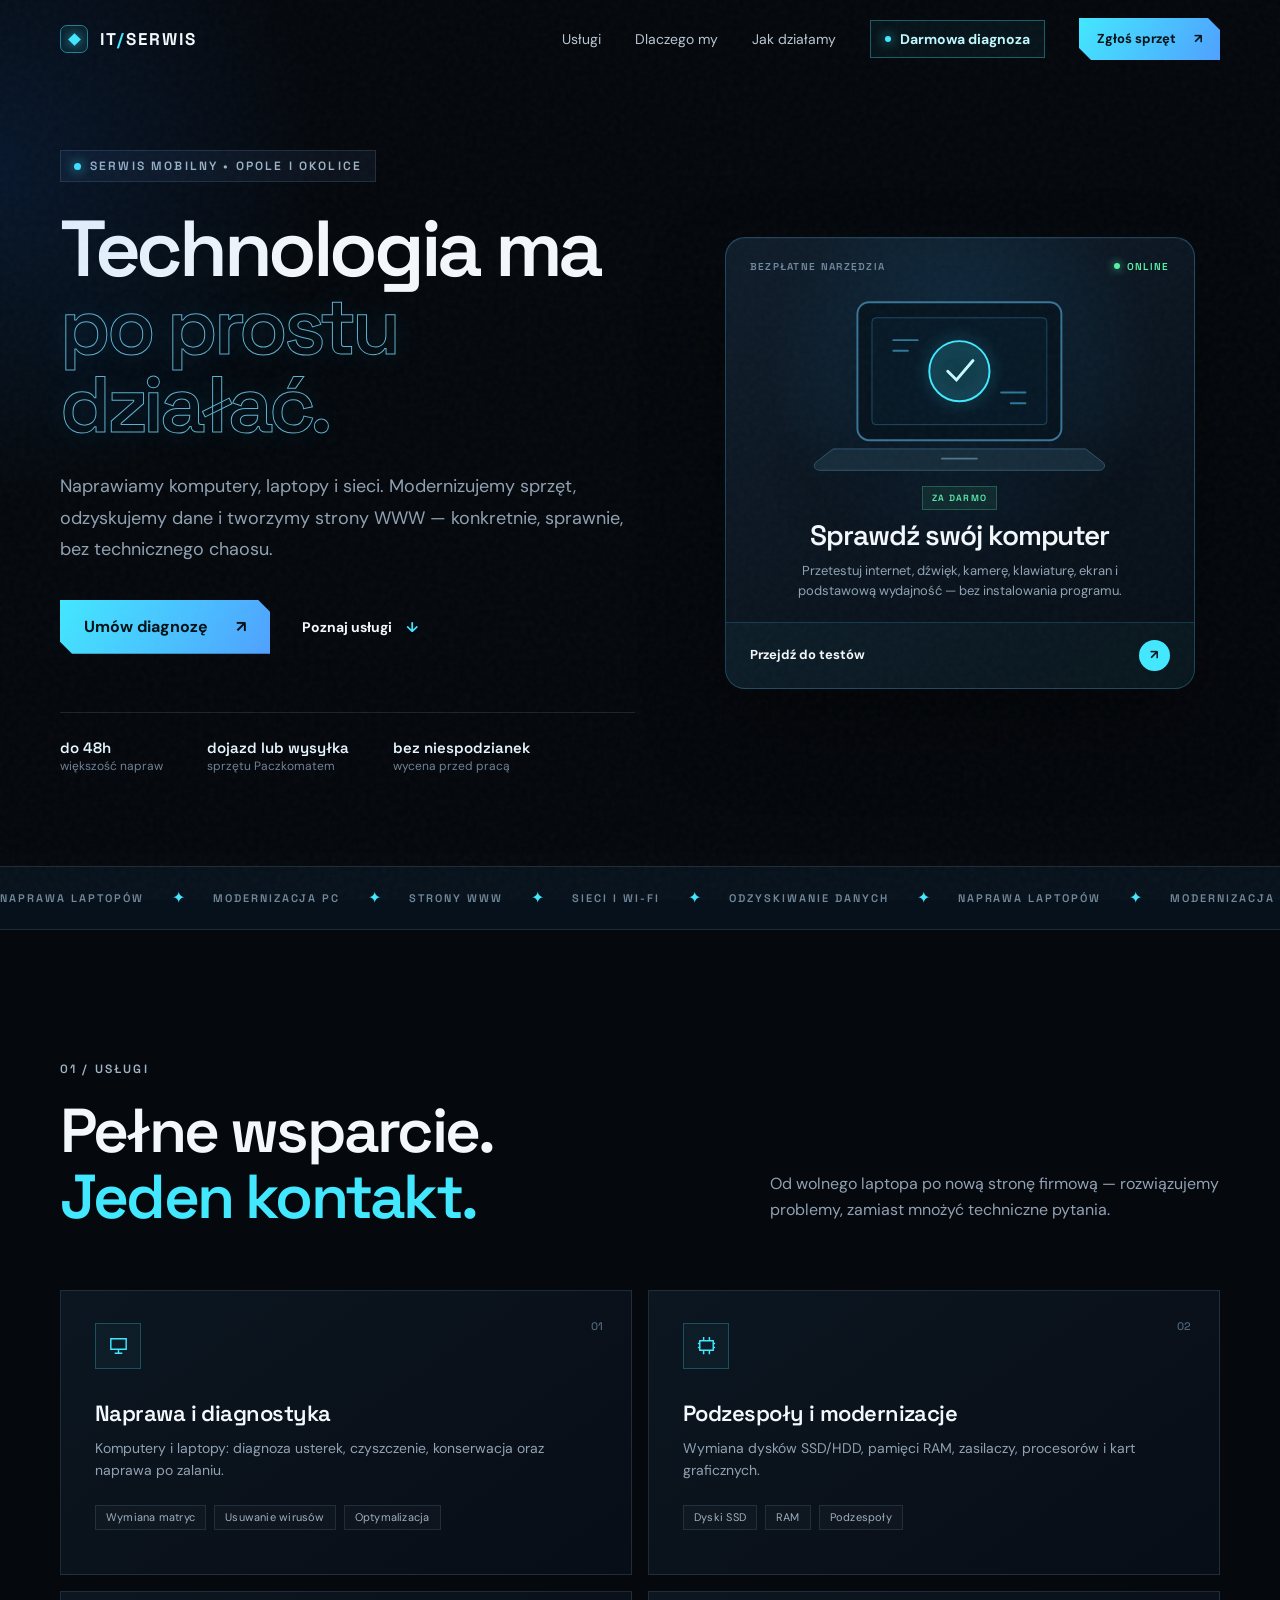
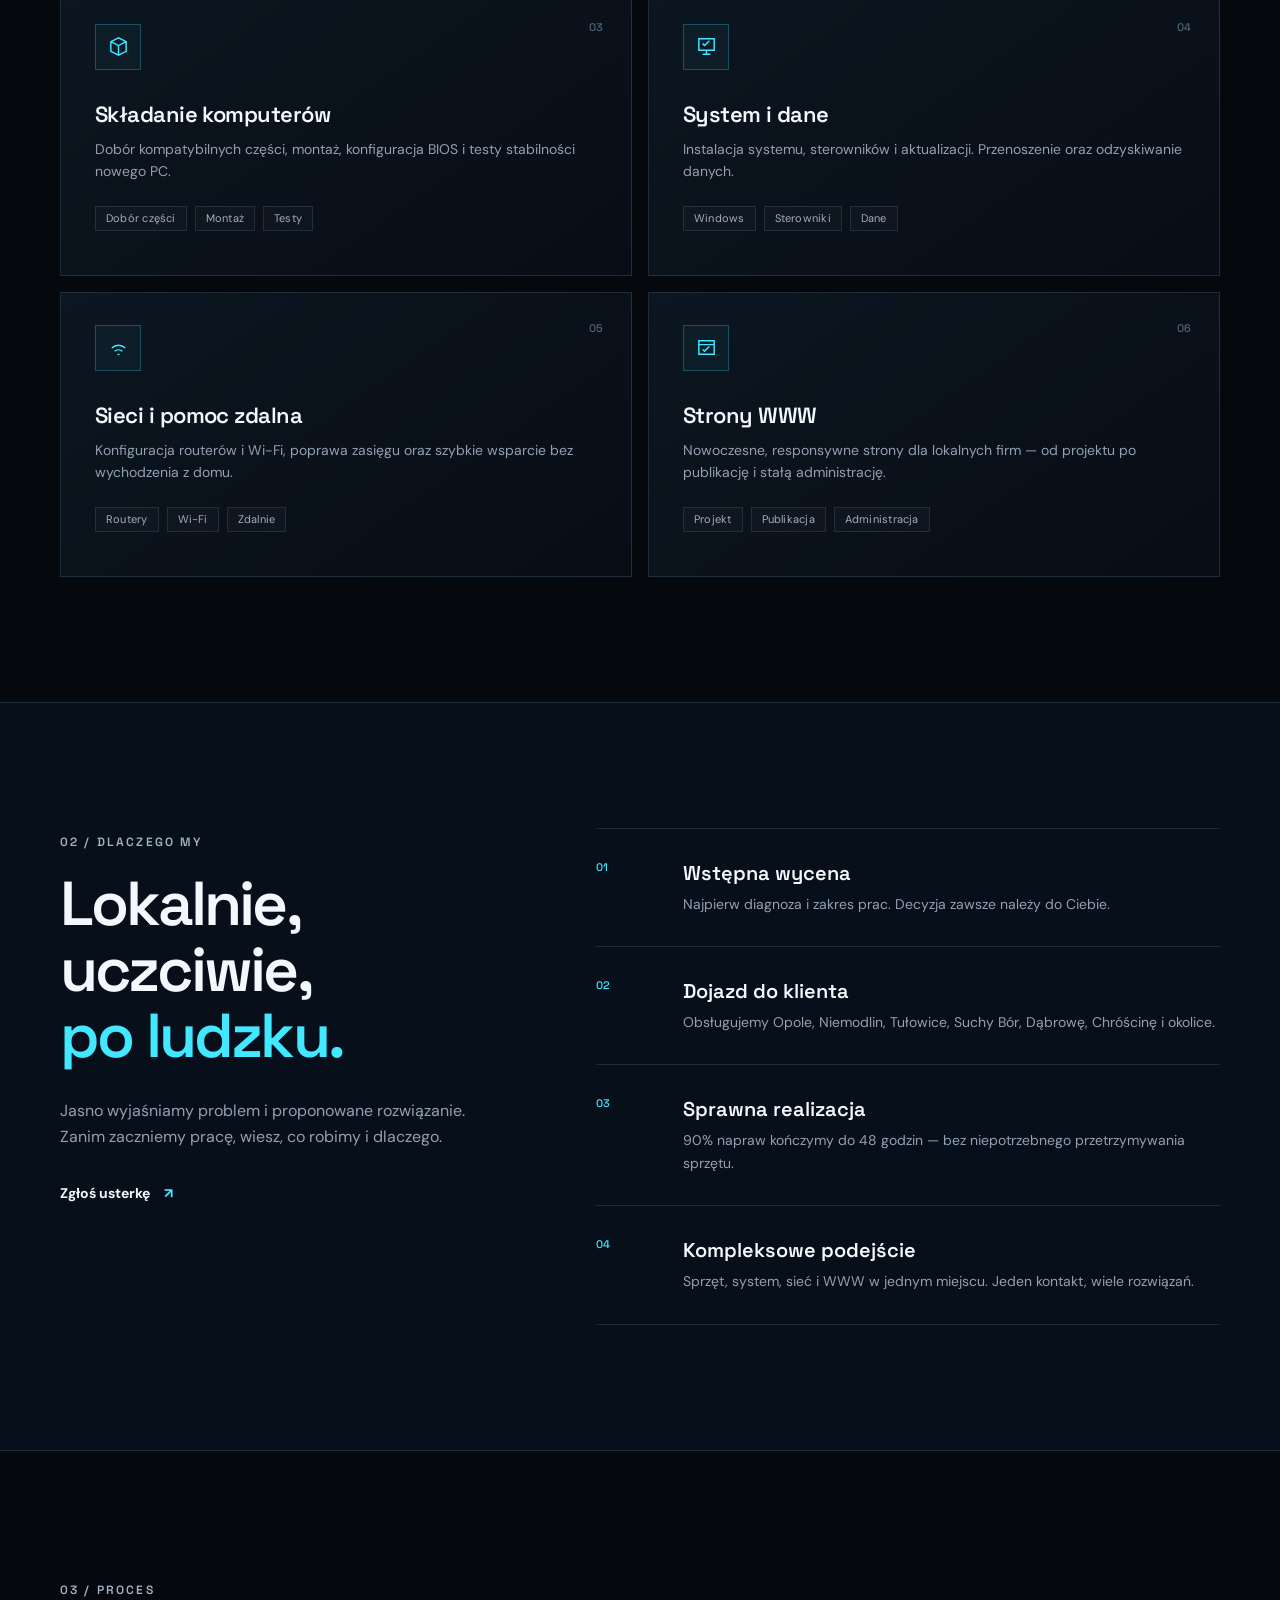
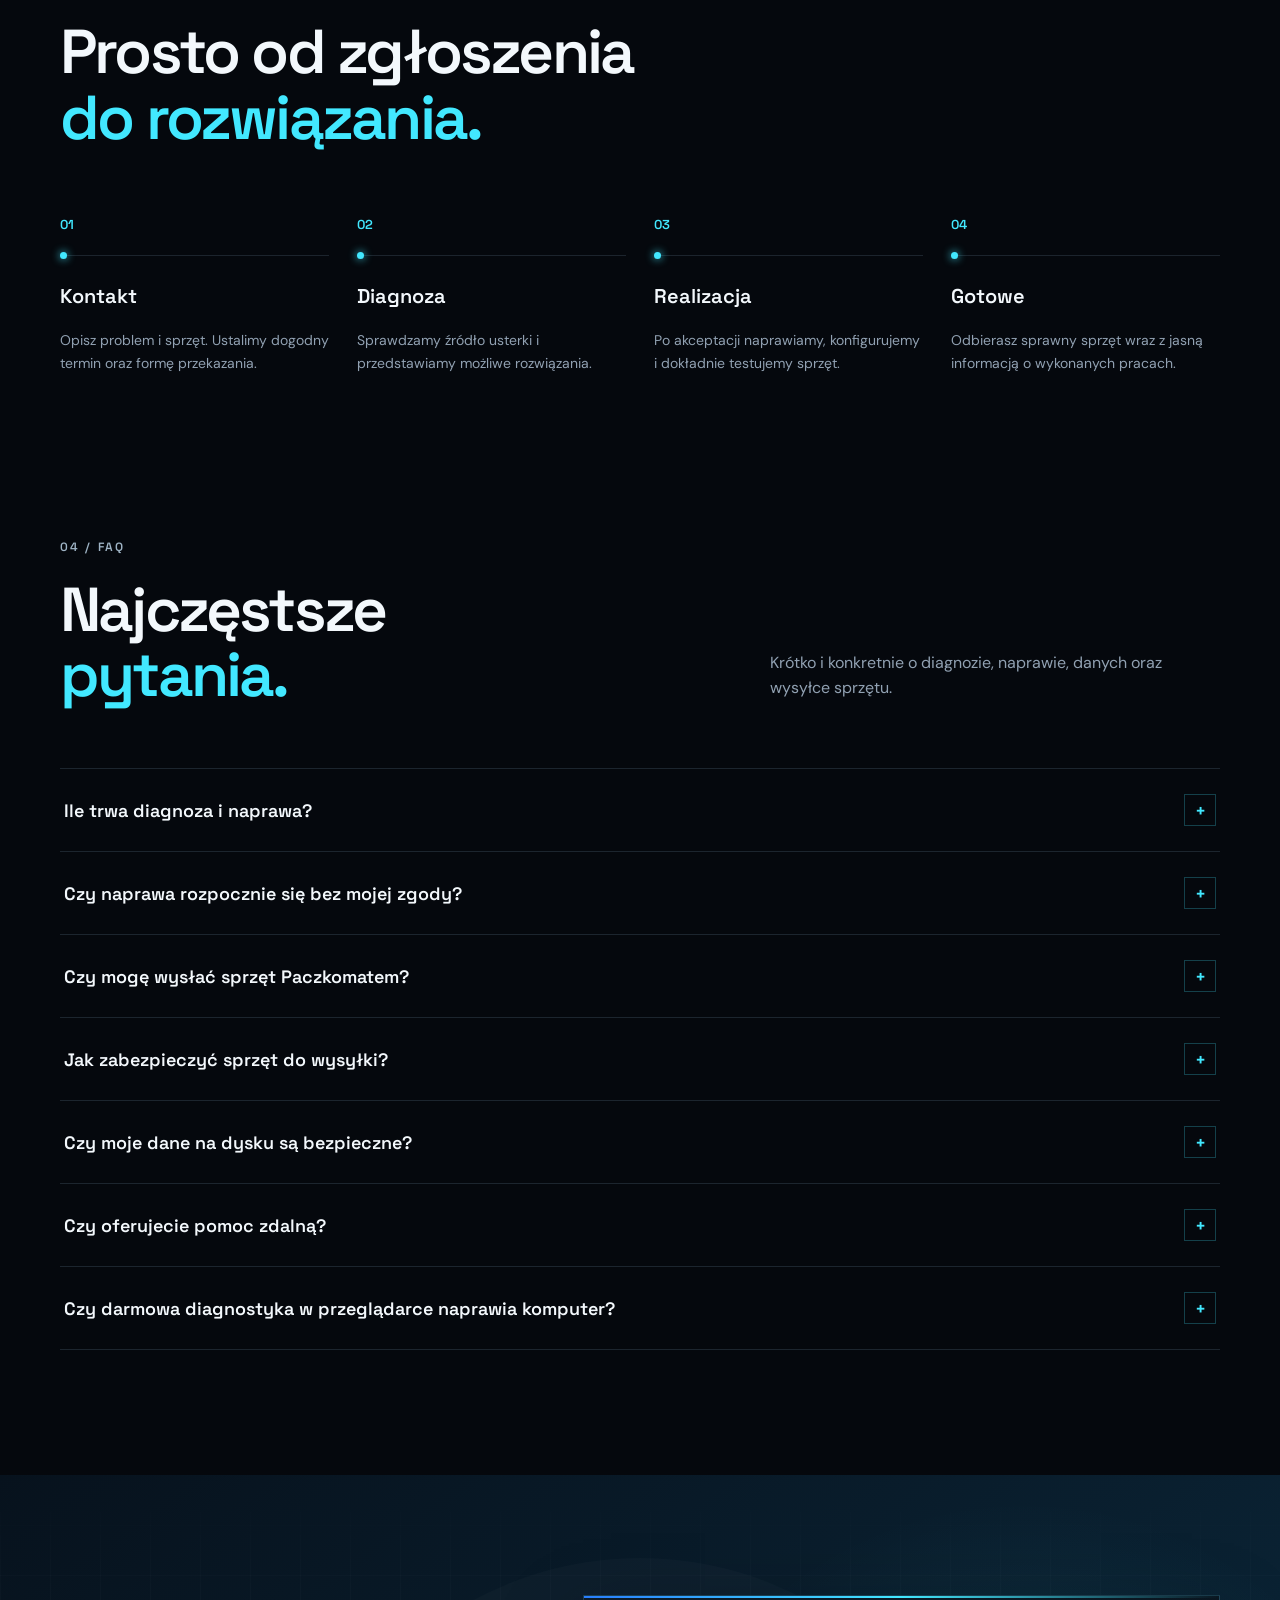
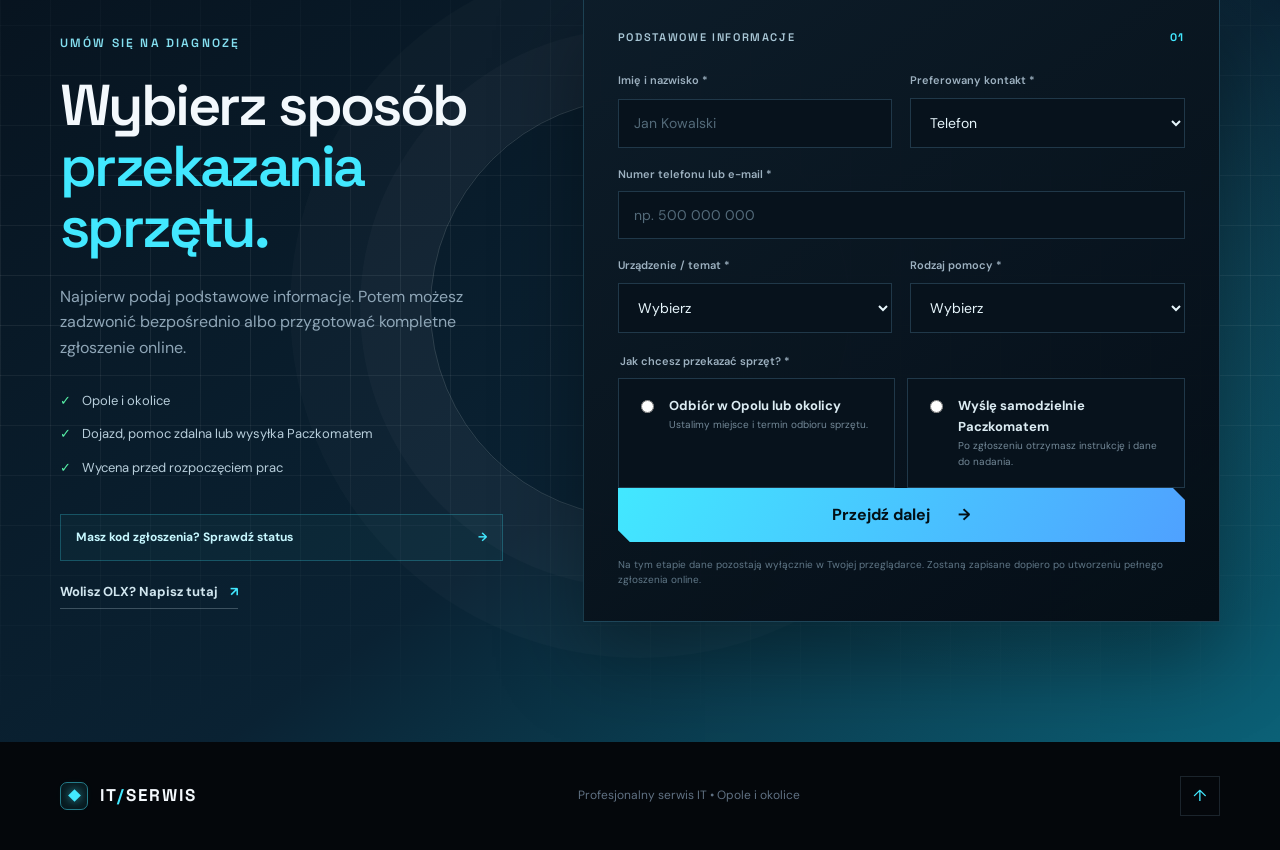
<file: index.html>
<!doctype html>
<html lang="pl">
<head>
  <meta charset="UTF-8">
  <meta name="viewport" content="width=device-width, initial-scale=1.0">
  <meta name="description" content="Lokalny serwis komputerowy w Opolu i okolicach. Naprawa komputerów i laptopów, modernizacje, sieci, strony WWW i pomoc zdalna.">
  <meta name="theme-color" content="#05080d">
  <title>IT Serwis Opole — naprawa komputerów i wsparcie IT</title>
  <link rel="preconnect" href="https://fonts.googleapis.com">
  <link rel="preconnect" href="https://fonts.gstatic.com" crossorigin>
  <link href="https://fonts.googleapis.com/css2?family=DM+Sans:wght@400;500;600;700&family=Space+Grotesk:wght@500;600;700&display=swap" rel="stylesheet">
  <link rel="stylesheet" href="styles.css?v=20260819-6">
</head>
<body>
  <div class="noise" aria-hidden="true"></div>
  <canvas class="matrix-rain" id="matrix-rain" aria-hidden="true"></canvas>
  <header class="site-header" id="top">
    <nav class="nav container" aria-label="Główna nawigacja">
      <a class="brand" href="#top" aria-label="IT Serwis Opole — strona główna">
        <span class="brand-mark"><span></span></span>
        <span>IT<span class="accent">/</span>SERWIS</span>
      </a>
      <button class="menu-toggle" type="button" aria-expanded="false" aria-controls="nav-links" aria-label="Otwórz menu">
        <span></span><span></span>
      </button>
      <div class="nav-links" id="nav-links">
        <a href="#uslugi">Usługi</a>
        <a href="#dlaczego">Dlaczego my</a>
        <a href="#jak-dzialamy">Jak działamy</a>
        <a class="nav-diagnostics" href="diagnostyka.html"><span class="status-dot"></span>Darmowa diagnoza</a>
        <a class="button button-small" href="#kontakt">Zgłoś sprzęt <span>↗</span></a>
      </div>
    </nav>
  </header>

  <main>
    <section class="hero container">
      <div class="hero-copy reveal">
        <div class="eyebrow"><span class="status-dot"></span> Serwis mobilny • Opole i okolice</div>
        <h1>Technologia ma<br><span>po prostu działać.</span></h1>
        <p class="hero-lead">Naprawiamy komputery, laptopy i sieci. Modernizujemy sprzęt, odzyskujemy dane i tworzymy strony WWW — konkretnie, sprawnie, bez technicznego chaosu.</p>
        <div class="hero-actions">
          <a class="button" href="#kontakt">Umów diagnozę <span>↗</span></a>
          <a class="text-link" href="#uslugi">Poznaj usługi <span>↓</span></a>
        </div>
        <div class="trust-row" aria-label="Najważniejsze informacje">
          <div><strong>do 48h</strong><span>większość napraw</span></div>
          <div><strong>dojazd lub wysyłka</strong><span>sprzętu Paczkomatem</span></div>
          <div><strong>bez niespodzianek</strong><span>wycena przed pracą</span></div>
        </div>
      </div>

      <div class="hero-visual reveal" aria-label="Bezpłatna diagnostyka komputera">
        <div class="visual-glow"></div>
        <a class="diagnostic-cta" href="diagnostyka.html">
          <div class="diagnostic-top"><span>BEZPŁATNE NARZĘDZIA</span><span class="online"><i></i> ONLINE</span></div>
          <div class="laptop-icon" aria-hidden="true">
            <svg viewBox="0 0 320 220">
              <rect x="55" y="26" width="210" height="142" rx="12" class="laptop-frame"/>
              <rect x="70" y="42" width="180" height="110" rx="4" class="laptop-screen"/>
              <path d="M30 177h260l18 14c3 3 1 8-4 8H16c-5 0-7-5-4-8z" class="laptop-base"/>
              <path d="M142 187h36" class="laptop-detail"/>
              <circle cx="160" cy="97" r="31" class="test-circle"/>
              <path d="m148 97 9 9 17-20" class="test-check"/>
              <path d="M92 65h25M92 76h15M203 119h25M213 130h15" class="screen-lines"/>
            </svg>
          </div>
          <div class="diagnostic-copy">
            <span class="free-badge">ZA DARMO</span>
            <h2>Sprawdź swój komputer</h2>
            <p>Przetestuj internet, dźwięk, kamerę, klawiaturę, ekran i podstawową wydajność — bez instalowania programu.</p>
          </div>
          <div class="diagnostic-action"><span>Przejdź do testów</span><strong>↗</strong></div>
        </a>
      </div>
    </section>

    <section class="marquee" aria-label="Zakres usług">
      <div class="marquee-track">
        <span>NAPRAWA LAPTOPÓW</span><i>✦</i><span>MODERNIZACJA PC</span><i>✦</i><span>STRONY WWW</span><i>✦</i><span>SIECI I WI-FI</span><i>✦</i><span>ODZYSKIWANIE DANYCH</span><i>✦</i>
        <span>NAPRAWA LAPTOPÓW</span><i>✦</i><span>MODERNIZACJA PC</span><i>✦</i><span>STRONY WWW</span><i>✦</i><span>SIECI I WI-FI</span><i>✦</i><span>ODZYSKIWANIE DANYCH</span><i>✦</i>
      </div>
    </section>

    <section class="section container" id="uslugi">
      <div class="section-heading reveal">
        <div><span class="kicker">01 / USŁUGI</span><h2>Pełne wsparcie.<br><span>Jeden kontakt.</span></h2></div>
        <p>Od wolnego laptopa po nową stronę firmową — rozwiązujemy problemy, zamiast mnożyć techniczne pytania.</p>
      </div>
      <div class="services-grid">
        <article class="service-card reveal">
          <div class="icon-wrap"><svg viewBox="0 0 24 24"><path d="M4 5h16v11H4zM8 20h8M12 16v4"/></svg></div>
          <span class="service-no">01</span><h3>Naprawa i diagnostyka</h3>
          <p>Komputery i laptopy: diagnoza usterek, czyszczenie, konserwacja oraz naprawa po zalaniu.</p>
          <div class="service-tags"><span>Wymiana matryc</span><span>Usuwanie wirusów</span><span>Optymalizacja</span></div>
        </article>
        <article class="service-card reveal">
          <div class="icon-wrap"><svg viewBox="0 0 24 24"><path d="M5 7h14v10H5zM9 3v4m6-4v4M9 17v4m6-4v4M3 10h2m14 0h2M3 14h2m14 0h2"/></svg></div>
          <span class="service-no">02</span><h3>Podzespoły i modernizacje</h3>
          <p>Wymiana dysków SSD/HDD, pamięci RAM, zasilaczy, procesorów i kart graficznych.</p>
          <div class="service-tags"><span>Dyski SSD</span><span>RAM</span><span>Podzespoły</span></div>
        </article>
        <article class="service-card reveal">
          <div class="icon-wrap"><svg viewBox="0 0 24 24"><path d="M12 3 4 7v10l8 4 8-4V7zM4 7l8 4 8-4M12 11v10"/></svg></div>
          <span class="service-no">03</span><h3>Składanie komputerów</h3>
          <p>Dobór kompatybilnych części, montaż, konfiguracja BIOS i testy stabilności nowego PC.</p>
          <div class="service-tags"><span>Dobór części</span><span>Montaż</span><span>Testy</span></div>
        </article>
        <article class="service-card reveal">
          <div class="icon-wrap"><svg viewBox="0 0 24 24"><path d="M4 4h16v12H4zM8 20h8M12 16v4M8 9l2 2 5-5"/></svg></div>
          <span class="service-no">04</span><h3>System i dane</h3>
          <p>Instalacja systemu, sterowników i aktualizacji. Przenoszenie oraz odzyskiwanie danych.</p>
          <div class="service-tags"><span>Windows</span><span>Sterowniki</span><span>Dane</span></div>
        </article>
        <article class="service-card reveal">
          <div class="icon-wrap"><svg viewBox="0 0 24 24"><path d="M5 12.5a10 10 0 0 1 14 0M8 16a6 6 0 0 1 8 0M11 19.5a2 2 0 0 1 2 0"/></svg></div>
          <span class="service-no">05</span><h3>Sieci i pomoc zdalna</h3>
          <p>Konfiguracja routerów i Wi-Fi, poprawa zasięgu oraz szybkie wsparcie bez wychodzenia z domu.</p>
          <div class="service-tags"><span>Routery</span><span>Wi-Fi</span><span>Zdalnie</span></div>
        </article>
        <article class="service-card reveal">
          <div class="icon-wrap"><svg viewBox="0 0 24 24"><path d="M4 5h16v14H4zM4 9h16M7 7h.01M10 7h.01M8 14l2 2 5-5"/></svg></div>
          <span class="service-no">06</span><h3>Strony WWW</h3>
          <p>Nowoczesne, responsywne strony dla lokalnych firm — od projektu po publikację i stałą administrację.</p>
          <div class="service-tags"><span>Projekt</span><span>Publikacja</span><span>Administracja</span></div>
        </article>
      </div>
    </section>

    <section class="section section-dark" id="dlaczego">
      <div class="container split-layout">
        <div class="why-copy reveal">
          <span class="kicker">02 / DLACZEGO MY</span>
          <h2>Lokalnie, uczciwie,<br><span>po ludzku.</span></h2>
          <p>Jasno wyjaśniamy problem i proponowane rozwiązanie. Zanim zaczniemy pracę, wiesz, co robimy i dlaczego.</p>
          <a class="text-link" href="#kontakt">Zgłoś usterkę <span>↗</span></a>
        </div>
        <div class="benefits">
          <div class="benefit reveal"><span>01</span><div><h3>Wstępna wycena</h3><p>Najpierw diagnoza i zakres prac. Decyzja zawsze należy do Ciebie.</p></div></div>
          <div class="benefit reveal"><span>02</span><div><h3>Dojazd do klienta</h3><p>Obsługujemy Opole, Niemodlin, Tułowice, Suchy Bór, Dąbrowę, Chróścinę i okolice.</p></div></div>
          <div class="benefit reveal"><span>03</span><div><h3>Sprawna realizacja</h3><p>90% napraw kończymy do 48 godzin — bez niepotrzebnego przetrzymywania sprzętu.</p></div></div>
          <div class="benefit reveal"><span>04</span><div><h3>Kompleksowe podejście</h3><p>Sprzęt, system, sieć i WWW w jednym miejscu. Jeden kontakt, wiele rozwiązań.</p></div></div>
        </div>
      </div>
    </section>

    <section class="section container" id="jak-dzialamy">
      <div class="section-heading reveal">
        <div><span class="kicker">03 / PROCES</span><h2>Prosto od zgłoszenia<br><span>do rozwiązania.</span></h2></div>
      </div>
      <div class="process-grid">
        <article class="process-step reveal"><span>01</span><div class="process-line"></div><h3>Kontakt</h3><p>Opisz problem i sprzęt. Ustalimy dogodny termin oraz formę przekazania.</p></article>
        <article class="process-step reveal"><span>02</span><div class="process-line"></div><h3>Diagnoza</h3><p>Sprawdzamy źródło usterki i przedstawiamy możliwe rozwiązania.</p></article>
        <article class="process-step reveal"><span>03</span><div class="process-line"></div><h3>Realizacja</h3><p>Po akceptacji naprawiamy, konfigurujemy i dokładnie testujemy sprzęt.</p></article>
        <article class="process-step reveal"><span>04</span><div class="process-line"></div><h3>Gotowe</h3><p>Odbierasz sprawny sprzęt wraz z jasną informacją o wykonanych pracach.</p></article>
      </div>
    </section>

    <section class="section container faq-section" id="faq">
      <div class="section-heading reveal">
        <div><span class="kicker">04 / FAQ</span><h2>Najczęstsze<br><span>pytania.</span></h2></div>
        <p>Krótko i konkretnie o diagnozie, naprawie, danych oraz wysyłce sprzętu.</p>
      </div>
      <div class="faq-list">
        <details class="faq-item reveal"><summary>Ile trwa diagnoza i naprawa?<span>+</span></summary><p>Większość diagnoz i prostych napraw realizujemy do 48 godzin. Przy oczekiwaniu na części termin ustalamy indywidualnie.</p></details>
        <details class="faq-item reveal"><summary>Czy naprawa rozpocznie się bez mojej zgody?<span>+</span></summary><p>Nie. Po diagnozie przedstawiamy zakres prac i ustalenia. Naprawę rozpoczynamy dopiero po Twojej akceptacji.</p></details>
        <details class="faq-item reveal"><summary>Czy mogę wysłać sprzęt Paczkomatem?<span>+</span></summary><p>Tak, po wcześniejszym zgłoszeniu w kreatorze wysyłki. Sprzęt nadajesz na własny koszt, a sposób i koszt przesyłki zwrotnej ustalamy przed naprawą.</p></details>
        <details class="faq-item reveal"><summary>Jak zabezpieczyć sprzęt do wysyłki?<span>+</span></summary><p>Użyj sztywnego kartonu, zabezpiecz urządzenie folią bąbelkową i wypełnij wszystkie wolne przestrzenie. Kreator pokaże pełną instrukcję.</p></details>
        <details class="faq-item reveal"><summary>Czy moje dane na dysku są bezpieczne?<span>+</span></summary><p>Nie przeglądamy prywatnych plików bez potrzeby. Jeśli naprawa może wymagać kasowania danych lub reinstalacji systemu, zawsze informujemy o tym wcześniej.</p></details>
        <details class="faq-item reveal"><summary>Czy oferujecie pomoc zdalną?<span>+</span></summary><p>Tak, gdy problem dotyczy systemu, konfiguracji lub oprogramowania i komputer uruchamia się oraz ma dostęp do internetu.</p></details>
        <details class="faq-item reveal"><summary>Czy darmowa diagnostyka w przeglądarce naprawia komputer?<span>+</span></summary><p>Nie. Pomaga sprawdzić podstawowe elementy i zebrać informacje o problemie, ale nie zastępuje pełnej diagnozy sprzętowej w serwisie.</p></details>
      </div>
    </section>

    <section class="contact-section" id="kontakt">
      <div class="contact-orb" aria-hidden="true"></div>
      <div class="container contact-layout">
        <div class="contact-inner reveal">
          <span class="kicker">UMÓW SIĘ NA DIAGNOZĘ</span>
          <h2>Wybierz sposób<br><span>przekazania sprzętu.</span></h2>
          <p>Najpierw podaj podstawowe informacje. Potem możesz zadzwonić bezpośrednio albo przygotować kompletne zgłoszenie online.</p>
          <div class="contact-points">
            <span><i>✓</i> Opole i okolice</span>
            <span><i>✓</i> Dojazd, pomoc zdalna lub wysyłka Paczkomatem</span>
            <span><i>✓</i> Wycena przed rozpoczęciem prac</span>
          </div>
          <a class="status-shortcut" href="wysylka.html#sprawdz-status">Masz kod zgłoszenia? Sprawdź status <span>→</span></a>
          <a class="olx-link" href="https://www.olx.pl/d/oferta/szybka-naprawa-komputerow-opole-i-okolice-i-nie-tylko-CID4371-ID16UwCh.html?bs=olx_pro_listing" target="_blank" rel="noopener noreferrer">Wolisz OLX? Napisz tutaj <span>↗</span></a>
        </div>

        <form class="service-form reveal" id="service-form" novalidate>
          <div class="form-heading"><span>PODSTAWOWE INFORMACJE</span><strong>01</strong></div>
          <div class="form-grid">
            <label class="field"><span>Imię i nazwisko *</span><input type="text" name="name" autocomplete="name" minlength="2" maxlength="80" required placeholder="Jan Kowalski"></label>
            <label class="field"><span>Preferowany kontakt *</span><select name="contactType" required><option value="telefon">Telefon</option><option value="email">E-mail</option></select></label>
            <label class="field form-wide"><span>Numer telefonu lub e-mail *</span><input type="text" name="contact" autocomplete="tel" minlength="5" maxlength="160" required placeholder="np. 500 000 000"></label>
            <label class="field"><span>Urządzenie / temat *</span><select name="device" required><option value="">Wybierz</option><option>Laptop</option><option>Komputer stacjonarny</option><option>Monitor</option><option>Konsola</option><option>Sieć / Wi-Fi</option><option>Strona WWW</option><option>Inne</option></select></label>
            <label class="field"><span>Rodzaj pomocy *</span><select name="serviceType" required><option value="">Wybierz</option><option>Diagnoza lub naprawa</option><option>Czyszczenie i konserwacja</option><option>Modernizacja sprzętu</option><option>System lub dane</option><option>Sieć i Wi-Fi</option><option>Pomoc zdalna</option><option>Strona WWW</option><option>Inne</option></select></label>
            <fieldset class="delivery-choice form-wide"><legend>Jak chcesz przekazać sprzęt? *</legend><label><input type="radio" name="deliveryMethod" value="odbior" required><span><b>Odbiór w Opolu lub okolicy</b><small>Ustalimy miejsce i termin odbioru sprzętu.</small></span></label><label><input type="radio" name="deliveryMethod" value="paczkomat" required><span><b>Wyślę samodzielnie Paczkomatem</b><small>Po zgłoszeniu otrzymasz instrukcję i dane do nadania.</small></span></label></fieldset>
          </div>
          <label class="form-trap" aria-hidden="true">Firma<input type="text" name="company" tabindex="-1" autocomplete="off"></label>
          <button class="button form-submit" type="submit"><span class="submit-label">Przejdź dalej</span><span class="submit-arrow">→</span></button>
          <div class="form-message" id="form-message" role="status" aria-live="polite"></div>
          <div class="continuation-choice" id="continuation-choice" hidden><span class="kicker">JAK CHCESZ KONTYNUOWAĆ?</span><a class="phone-choice" href="tel:+48797118603"><b>Zadzwoń: 797 118 603</b><small>Ustalimy wszystko podczas rozmowy</small></a><a class="online-choice button" href="wysylka.html">Utwórz pełne zgłoszenie online <span>↗</span></a></div>
          <p class="form-privacy">Na tym etapie dane pozostają wyłącznie w Twojej przeglądarce. Zostaną zapisane dopiero po utworzeniu pełnego zgłoszenia online.</p>
        </form>
      </div>
    </section>
  </main>

  <footer>
    <div class="container footer-inner">
      <a class="brand" href="#top"><span class="brand-mark"><span></span></span><span>IT<span class="accent">/</span>SERWIS</span></a>
      <p>Profesjonalny serwis IT • Opole i okolice</p>
      <a href="#top" class="back-top" aria-label="Wróć na górę">↑</a>
    </div>
  </footer>
  <script src="script.js?v=20260819-6"></script>
  <script type="module" src="firebase-form.js?v=20260819-3"></script>
</body>
</html>
</file>
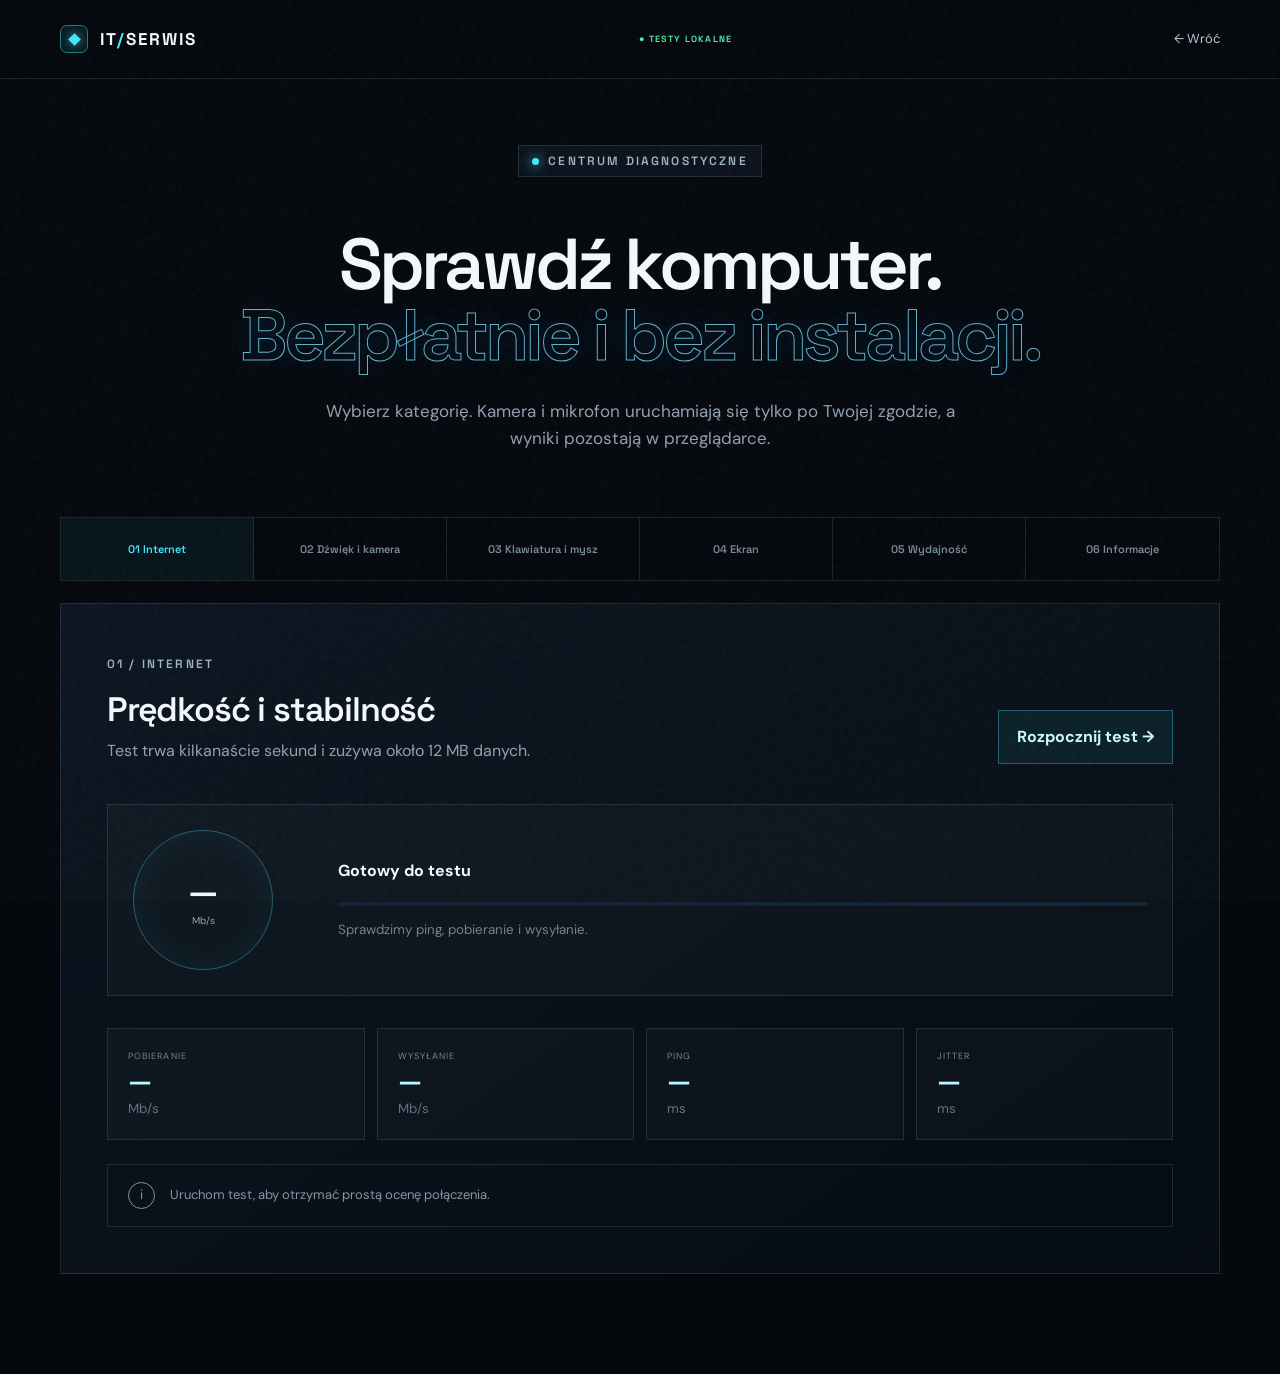
<file: diagnostyka.html>
<!doctype html><html lang="pl"><head><meta charset="UTF-8"><meta name="viewport" content="width=device-width,initial-scale=1"><meta name="theme-color" content="#05080d"><title>Diagnostyka komputera — IT Serwis</title><link rel="preconnect" href="https://fonts.googleapis.com"><link rel="preconnect" href="https://fonts.gstatic.com" crossorigin><link href="https://fonts.googleapis.com/css2?family=DM+Sans:wght@400;500;600;700&family=Space+Grotesk:wght@500;600;700&display=swap" rel="stylesheet"><link rel="stylesheet" href="styles.css?v=20260818-4"></head>
<body class="diagnostics-page"><div class="noise"></div><header class="site-header scrolled"><nav class="nav container"><a class="brand" href="index.html"><span class="brand-mark"><span></span></span><span>IT<span class="accent">/</span>SERWIS</span></a><span class="diag-safe">● TESTY LOKALNE</span><a class="back-home" href="index.html">← Wróć</a></nav></header>
<main class="diagnostics-main container"><section class="diagnostics-intro reveal visible"><div class="eyebrow"><span class="status-dot"></span> Centrum diagnostyczne</div><h1>Sprawdź komputer.<br><span>Bezpłatnie i bez instalacji.</span></h1><p>Wybierz kategorię. Kamera i mikrofon uruchamiają się tylko po Twojej zgodzie, a wyniki pozostają w przeglądarce.</p></section>
<nav class="test-tabs"><button class="active" data-target="internet">01 Internet</button><button data-target="audio">02 Dźwięk i kamera</button><button data-target="controls">03 Klawiatura i mysz</button><button data-target="screen">04 Ekran</button><button data-target="performance">05 Wydajność</button><button data-target="device">06 Informacje</button></nav>
<div class="test-panels">
<section class="test-panel active" id="internet"><div class="panel-heading"><div><span class="kicker">01 / INTERNET</span><h2>Prędkość i stabilność</h2><p>Test trwa kilkanaście sekund i zużywa około 12 MB danych.</p></div><button class="diag-button" id="start-network">Rozpocznij test →</button></div><div class="network-meter"><div class="meter-ring"><strong id="speed-live">—</strong><span>Mb/s</span></div><div><strong id="network-stage">Gotowy do testu</strong><div class="test-progress"><i id="network-progress"></i></div><small id="network-detail">Sprawdzimy ping, pobieranie i wysyłanie.</small></div></div><div class="result-grid four"><div class="result-card"><span>POBIERANIE</span><strong id="download-result">—</strong><small>Mb/s</small></div><div class="result-card"><span>WYSYŁANIE</span><strong id="upload-result">—</strong><small>Mb/s</small></div><div class="result-card"><span>PING</span><strong id="ping-result">—</strong><small>ms</small></div><div class="result-card"><span>JITTER</span><strong id="jitter-result">—</strong><small>ms</small></div></div><div class="test-verdict idle" id="network-verdict"><span>i</span><p>Uruchom test, aby otrzymać prostą ocenę połączenia.</p></div></section>
<section class="test-panel" id="audio"><div class="panel-heading"><div><span class="kicker">02 / DŹWIĘK I KAMERA</span><h2>Urządzenia do rozmów</h2><p>Obraz i nagranie nie opuszczają urządzenia.</p></div></div><div class="tool-grid"><article class="tool-card"><div class="tool-icon">◖</div><h3>Słuchawki i głośniki</h3><p>Sprawdź kanały stereo.</p><div class="button-row"><button class="mini-button tone" data-pan="-1">Lewy</button><button class="mini-button tone" data-pan="1">Prawy</button><button class="mini-button tone" data-pan="0">Oba</button></div></article><article class="tool-card"><div class="tool-icon">⌁</div><h3>Mikrofon</h3><p>Sprawdź poziom i nagraj próbkę.</p><button class="mini-button primary" id="start-mic">Włącz mikrofon</button><div class="level-meter"><i id="mic-level"></i></div><span class="tool-status" id="mic-status">Wyłączony</span><audio id="mic-playback" controls hidden></audio></article><article class="tool-card"><div class="tool-icon">▣</div><h3>Kamera</h3><p>Sprawdź obraz i rozdzielczość.</p><button class="mini-button primary" id="start-camera">Włącz kamerę</button><div class="camera-preview"><video id="camera-video" autoplay playsinline muted></video><span id="camera-placeholder">Podgląd wyłączony</span></div><span class="tool-status" id="camera-status">Wyłączona</span></article></div></section>
<section class="test-panel" id="controls"><div class="panel-heading"><div><span class="kicker">03 / KLAWIATURA I MYSZ</span><h2>Test przycisków</h2><p>Kliknij w pole i naciskaj klawisze oraz przyciski myszy.</p></div><button class="diag-button" id="reset-controls">Wyczyść</button></div><div class="input-test-zone" id="input-zone" tabindex="0"><span>Kliknij tutaj</span><strong id="last-input">—</strong><small id="input-count">0 zdarzeń</small></div><div class="keyboard" id="keyboard"><div class="key-row"><kbd data-code="Escape">Esc</kbd><kbd data-code="F1">F1</kbd><kbd data-code="F2">F2</kbd><kbd data-code="F3">F3</kbd><kbd data-code="F4">F4</kbd><kbd data-code="F5">F5</kbd><kbd data-code="F6">F6</kbd><kbd data-code="F7">F7</kbd><kbd data-code="F8">F8</kbd><kbd data-code="F9">F9</kbd><kbd data-code="F10">F10</kbd></div><div class="key-row"><kbd data-code="KeyQ">Q</kbd><kbd data-code="KeyW">W</kbd><kbd data-code="KeyE">E</kbd><kbd data-code="KeyR">R</kbd><kbd data-code="KeyT">T</kbd><kbd data-code="KeyY">Y</kbd><kbd data-code="KeyU">U</kbd><kbd data-code="KeyI">I</kbd><kbd data-code="KeyO">O</kbd><kbd data-code="KeyP">P</kbd><kbd data-code="Backspace" class="wide">Backspace</kbd></div><div class="key-row"><kbd data-code="KeyA">A</kbd><kbd data-code="KeyS">S</kbd><kbd data-code="KeyD">D</kbd><kbd data-code="KeyF">F</kbd><kbd data-code="KeyG">G</kbd><kbd data-code="KeyH">H</kbd><kbd data-code="KeyJ">J</kbd><kbd data-code="KeyK">K</kbd><kbd data-code="KeyL">L</kbd><kbd data-code="Enter" class="wide">Enter</kbd></div><div class="key-row"><kbd data-code="ShiftLeft" class="wide">Shift</kbd><kbd data-code="KeyZ">Z</kbd><kbd data-code="KeyX">X</kbd><kbd data-code="KeyC">C</kbd><kbd data-code="KeyV">V</kbd><kbd data-code="KeyB">B</kbd><kbd data-code="KeyN">N</kbd><kbd data-code="KeyM">M</kbd><kbd data-code="ArrowUp">↑</kbd></div><div class="key-row"><kbd data-code="ControlLeft" class="wide">Ctrl</kbd><kbd data-code="AltLeft" class="wide">Alt</kbd><kbd data-code="Space" class="space">Spacja</kbd><kbd data-code="ArrowLeft">←</kbd><kbd data-code="ArrowDown">↓</kbd><kbd data-code="ArrowRight">→</kbd></div></div><div class="mouse-results"><div data-mouse="0">Lewy</div><div data-mouse="1">Rolka</div><div data-mouse="2">Prawy</div><div id="wheel-result">Przewijanie</div></div></section>
<section class="test-panel" id="screen"><div class="panel-heading"><div><span class="kicker">04 / EKRAN</span><h2>Piksele, kolory i ruch</h2><p>Uruchom wybrany test w trybie pełnoekranowym.</p></div></div><div class="screen-tests"><button data-screen="pixels"><span class="color-dots"><i></i><i></i><i></i></span><strong>Martwe piksele</strong><small>Pełne kolory</small></button><button data-screen="gradient"><span class="gradient-icon"></span><strong>Gradient</strong><small>Przejścia tonalne</small></button><button data-screen="motion"><span class="motion-icon"></span><strong>Smużenie</strong><small>Test ruchu</small></button></div><div class="detected-screen"><span>WYKRYTY EKRAN</span><strong id="screen-resolution">—</strong><small id="screen-details">—</small></div></section>
<section class="test-panel" id="performance"><div class="panel-heading"><div><span class="kicker">05 / WYDAJNOŚĆ</span><h2>Krótki test przeglądarkowy</h2><p>Bezpieczne obciążenie procesora i grafiki przez kilka sekund.</p></div><button class="diag-button" id="start-performance">Uruchom test →</button></div><div class="performance-stage"><div class="score-circle"><strong id="performance-score">—</strong><span>/100</span></div><div><h3 id="performance-label">Gotowy</h3><p id="performance-description">Sprawdzimy obliczenia, płynność i grafikę.</p><div class="test-progress"><i id="performance-progress"></i></div></div></div><div class="result-grid three"><div class="result-card"><span>OBLICZENIA</span><strong id="cpu-score">—</strong><small>pkt</small></div><div class="result-card"><span>PŁYNNOŚĆ</span><strong id="fps-score">—</strong><small>FPS</small></div><div class="result-card"><span>GRAFIKA</span><strong id="graphics-score">—</strong><small>WebGL</small></div></div></section>
<section class="test-panel" id="device"><div class="panel-heading"><div><span class="kicker">06 / INFORMACJE</span><h2>Co widzi przeglądarka?</h2><p>Zakres danych zależy od ustawień prywatności.</p></div><button class="diag-button" id="refresh-info">Odśwież</button></div><div class="device-info-grid" id="device-info"></div><div class="test-verdict idle"><span>🔒</span><p>Dane są wyświetlane lokalnie i nie są automatycznie wysyłane.</p></div></section>
</div></main><div class="screen-overlay" id="screen-overlay" hidden><button id="close-screen">Zakończ ×</button><div id="screen-content"></div><p id="screen-instruction"></p></div><div class="toast" id="toast"></div><script src="diagnostyka.js?v=20260818-4"></script></body></html>
</file>
<file: styles.css>
:root{--bg:#05080d;--surface:#0a1018;--surface-2:#0e1621;--text:#f3f8fc;--muted:#91a1b2;--cyan:#42e8ff;--blue:#287eff;--line:rgba(151,188,219,.16);--font-display:"Space Grotesk",sans-serif;--font-body:"DM Sans",sans-serif}
*{box-sizing:border-box}html{scroll-behavior:smooth;scroll-padding-top:90px}body{margin:0;background:var(--bg);color:var(--text);font-family:var(--font-body);line-height:1.6;overflow-x:hidden}body.menu-open{overflow:hidden}a{color:inherit;text-decoration:none}button{font:inherit}.container{width:min(1160px,calc(100% - 48px));margin-inline:auto}.noise{position:fixed;inset:0;pointer-events:none;opacity:.035;z-index:20;background-image:url("data:image/svg+xml,%3Csvg viewBox='0 0 180 180' xmlns='http://www.w3.org/2000/svg'%3E%3Cfilter id='n'%3E%3CfeTurbulence type='fractalNoise' baseFrequency='.9' numOctaves='4' stitchTiles='stitch'/%3E%3C/filter%3E%3Crect width='100%25' height='100%25' filter='url(%23n)'/%3E%3C/svg%3E")}.site-header{position:fixed;z-index:15;top:0;left:0;width:100%;border-bottom:1px solid transparent;transition:.35s ease}.site-header.scrolled{background:rgba(5,8,13,.82);backdrop-filter:blur(18px);border-color:var(--line)}.nav{height:78px;display:flex;align-items:center;justify-content:space-between}.brand{display:flex;align-items:center;gap:12px;font:700 17px/1 var(--font-display);letter-spacing:.12em}.brand-mark{width:28px;height:28px;border:1px solid rgba(66,232,255,.5);border-radius:7px;display:grid;place-items:center;box-shadow:inset 0 0 14px rgba(66,232,255,.12)}.brand-mark span{width:9px;height:9px;background:var(--cyan);transform:rotate(45deg);box-shadow:0 0 12px var(--cyan)}.accent,.section-heading h2 span,.why-copy h2 span,.contact-inner h2 span{color:var(--cyan)}.nav-links{display:flex;align-items:center;gap:34px}.nav-links>a:not(.button){font-size:14px;color:#bac6d2;transition:.25s}.nav-links>a:not(.button):hover{color:var(--cyan)}.button{display:inline-flex;align-items:center;justify-content:center;gap:28px;min-height:54px;padding:0 24px;background:linear-gradient(120deg,var(--cyan),#4fa1ff);color:#031016;font-weight:700;border:0;clip-path:polygon(0 0,calc(100% - 12px) 0,100% 12px,100% 100%,12px 100%,0 calc(100% - 12px));transition:transform .25s,filter .25s,box-shadow .25s}.button:hover{transform:translateY(-3px);filter:brightness(1.08);box-shadow:0 12px 35px rgba(48,193,255,.22)}.button-small{min-height:42px;padding:0 18px;gap:18px;font-size:13px}.menu-toggle{display:none;background:none;border:0;color:white;width:40px;height:40px}.menu-toggle span{display:block;width:22px;height:1px;background:currentColor;margin:7px auto;transition:.25s}.hero{min-height:780px;padding-top:150px;padding-bottom:90px;display:grid;grid-template-columns:1.05fr .95fr;align-items:center;gap:64px;position:relative}.hero:before{content:"";position:absolute;width:700px;height:700px;left:-420px;top:-180px;background:radial-gradient(circle,rgba(27,128,255,.13),transparent 68%);pointer-events:none}.eyebrow,.kicker{font:600 12px/1 var(--font-display);letter-spacing:.18em;text-transform:uppercase;color:#9fb4c5}.eyebrow{display:inline-flex;align-items:center;gap:9px;padding:9px 13px;border:1px solid var(--line);background:rgba(15,26,39,.6);margin-bottom:28px}.status-dot{width:7px;height:7px;border-radius:50%;background:var(--cyan);box-shadow:0 0 12px var(--cyan)}h1,h2,h3,p{margin-top:0}h1{font:600 clamp(50px,6.2vw,84px)/.98 var(--font-display);letter-spacing:-.055em;margin-bottom:28px}h1 span{color:transparent;-webkit-text-stroke:1px rgba(123,223,255,.78);text-shadow:0 0 32px rgba(45,176,255,.12)}.hero-lead{font-size:18px;max-width:610px;color:var(--muted);line-height:1.75}.hero-actions{display:flex;align-items:center;gap:32px;margin-top:34px}.text-link{display:inline-flex;gap:14px;align-items:center;font-size:14px;font-weight:700}.text-link span{color:var(--cyan);transition:transform .25s}.text-link:hover span{transform:translate(3px,-3px)}.trust-row{display:flex;gap:44px;margin-top:58px;padding-top:25px;border-top:1px solid var(--line)}.trust-row div{display:flex;flex-direction:column}.trust-row strong{font:600 15px var(--font-display);color:#e6f7ff}.trust-row span{font-size:12px;color:#708194}.hero-visual{position:relative;height:500px;display:grid;place-items:center}.visual-glow{position:absolute;width:380px;height:380px;background:radial-gradient(circle,rgba(27,159,255,.24),transparent 67%);filter:blur(10px);animation:pulse 4s ease-in-out infinite}.dashboard-card{width:min(100%,430px);position:relative;background:linear-gradient(145deg,rgba(19,32,46,.93),rgba(5,10,16,.96));border:1px solid rgba(75,198,255,.24);border-radius:18px;padding:22px;box-shadow:0 40px 80px rgba(0,0,0,.42),inset 0 1px rgba(255,255,255,.04);transform:perspective(1000px) rotateY(-6deg) rotateX(3deg);transition:transform .4s}.dashboard-card:hover{transform:perspective(1000px) rotateY(-2deg) rotateX(1deg) translateY(-4px)}.dashboard-top{display:flex;justify-content:space-between;font:600 10px var(--font-display);letter-spacing:.12em;color:#71899e}.online{color:#57f1a7}.device-shell{width:78%;margin:18px auto}.device-screen{position:relative;border:2px solid #1f3c52;background:rgba(2,11,18,.7);border-radius:10px 10px 4px 4px;overflow:hidden}.device-screen svg{display:block;width:100%;height:195px}.board{fill:rgba(36,126,178,.07);stroke:#255a77;stroke-width:1.5}.chip{fill:rgba(37,160,223,.1);stroke:#38bce9}.circuit{fill:none;stroke:#296986;stroke-width:2}.core{fill:rgba(66,232,255,.13);stroke:var(--cyan);filter:drop-shadow(0 0 7px var(--cyan))}.check{fill:none;stroke:#baf7ff;stroke-width:2.5}.scan-line{position:absolute;left:0;right:0;height:1px;background:var(--cyan);box-shadow:0 0 12px var(--cyan);animation:scan 3.2s linear infinite}.device-base{width:114%;height:10px;margin-left:-7%;background:linear-gradient(#294459,#152534);clip-path:polygon(5% 0,95% 0,100% 100%,0 100%)}.metrics{display:grid;grid-template-columns:1fr 1fr;gap:12px}.metrics div{border:1px solid var(--line);padding:12px;background:rgba(255,255,255,.02);display:flex;flex-direction:column}.metrics span{font-size:9px;letter-spacing:.12em;color:#6c8194}.metrics strong{font:600 13px var(--font-display);color:#9df3ff}.progress{height:2px;background:#183045;margin-top:18px;overflow:hidden}.progress span{display:block;width:82%;height:100%;background:linear-gradient(90deg,var(--blue),var(--cyan));box-shadow:0 0 8px var(--cyan)}.floating-tag{position:absolute;padding:11px 15px;background:rgba(10,20,30,.92);border:1px solid rgba(81,199,255,.22);backdrop-filter:blur(10px);font-size:12px;color:#bacbd8;box-shadow:0 12px 35px rgba(0,0,0,.3);animation:float 4s ease-in-out infinite}.floating-tag span{color:var(--cyan);margin-right:7px}.tag-one{top:68px;right:-12px}.tag-two{bottom:74px;left:-12px;animation-delay:-2s}.marquee{border-block:1px solid var(--line);background:#07111b;overflow:hidden;padding:18px 0}.marquee-track{display:flex;width:max-content;gap:28px;align-items:center;animation:marquee 28s linear infinite}.marquee span{font:600 11px var(--font-display);letter-spacing:.18em;color:#71889b}.marquee i{font-style:normal;color:var(--cyan)}.section{padding-top:125px;padding-bottom:125px}.section-heading{display:flex;justify-content:space-between;align-items:end;margin-bottom:60px}.section-heading h2,.why-copy h2,.contact-inner h2{font:600 clamp(38px,5vw,62px)/1.06 var(--font-display);letter-spacing:-.045em;margin:18px 0 0}.section-heading>p{max-width:450px;color:var(--muted);margin:0 0 7px}.services-grid{display:grid;grid-template-columns:repeat(3,1fr);gap:14px}.service-card{position:relative;min-height:310px;padding:30px;background:var(--surface);border:1px solid var(--line);overflow:hidden;transition:transform .35s,border-color .35s,background .35s}.service-card:after{content:"";position:absolute;width:180px;height:180px;right:-90px;bottom:-90px;background:radial-gradient(circle,rgba(48,191,255,.1),transparent 70%);opacity:0;transition:.35s}.service-card:hover{transform:translateY(-7px);background:var(--surface-2);border-color:rgba(66,232,255,.38)}.service-card:hover:after{opacity:1}.service-card.featured{grid-row:span 2;min-height:634px;background:linear-gradient(160deg,#0d1b28,#071018)}.service-card.web-card{background:linear-gradient(145deg,#0b1b27,#0b131c)}.icon-wrap{width:46px;height:46px;border:1px solid rgba(66,232,255,.25);display:grid;place-items:center;margin-bottom:58px;background:rgba(66,232,255,.04)}.icon-wrap svg{width:23px;fill:none;stroke:var(--cyan);stroke-width:1.5}.service-no{position:absolute;right:24px;top:25px;font:500 11px var(--font-display);color:#506579}.service-card h3{font:600 21px var(--font-display);letter-spacing:-.025em}.service-card p{color:var(--muted);font-size:14px}.service-card ul{list-style:none;padding:0;margin:60px 0 0;border-top:1px solid var(--line)}.service-card li{padding:13px 0;border-bottom:1px solid var(--line);font-size:13px;color:#b7c6d3}.service-card li:before{content:"+";color:var(--cyan);margin-right:12px}.web-card a{position:absolute;left:30px;bottom:28px;font-size:13px;font-weight:700;color:var(--cyan)}.section-dark{background:#07101a;border-block:1px solid var(--line)}.split-layout{display:grid;grid-template-columns:.8fr 1.2fr;gap:120px}.why-copy{position:sticky;top:140px;height:max-content}.why-copy p{color:var(--muted);max-width:430px;margin:30px 0}.benefit{display:grid;grid-template-columns:65px 1fr;gap:22px;padding:31px 0;border-top:1px solid var(--line)}.benefit:last-child{border-bottom:1px solid var(--line)}.benefit>span{font:500 11px var(--font-display);color:var(--cyan)}.benefit h3{font:600 20px var(--font-display);margin-bottom:7px}.benefit p{margin:0;color:var(--muted);font-size:14px}.process-grid{display:grid;grid-template-columns:repeat(4,1fr);gap:28px}.process-step>span{font:600 13px var(--font-display);color:var(--cyan)}.process-line{height:1px;background:var(--line);margin:19px 0 27px;position:relative}.process-line:before{content:"";position:absolute;width:7px;height:7px;border-radius:50%;top:-3px;background:var(--cyan);box-shadow:0 0 9px var(--cyan)}.process-step h3{font:600 20px var(--font-display)}.process-step p{font-size:14px;color:var(--muted)}.contact-section{position:relative;overflow:hidden;background:linear-gradient(130deg,#123d68,#0b8fad 70%,#24c3d5);padding:115px 0;text-align:center}.contact-section:before{content:"";position:absolute;inset:0;background-image:linear-gradient(rgba(255,255,255,.07) 1px,transparent 1px),linear-gradient(90deg,rgba(255,255,255,.07) 1px,transparent 1px);background-size:50px 50px;mask-image:linear-gradient(to bottom,transparent,black,transparent)}.contact-orb{position:absolute;width:420px;height:420px;border:1px solid rgba(255,255,255,.15);border-radius:50%;left:50%;top:50%;transform:translate(-50%,-50%);box-shadow:0 0 0 70px rgba(255,255,255,.025),0 0 0 140px rgba(255,255,255,.018)}.contact-inner{position:relative}.contact-inner .kicker{color:#d9faff}.contact-inner h2 span{color:#07121b}.contact-inner p{max-width:590px;margin:25px auto 32px;color:rgba(4,21,31,.75);font-weight:500}.button-light{background:#f5fbff;color:#06131b}footer{padding:34px 0;background:#04070b}.footer-inner{display:flex;align-items:center;justify-content:space-between}.footer-inner p{margin:0;color:#607183;font-size:12px}.back-top{width:40px;height:40px;display:grid;place-items:center;border:1px solid var(--line);color:var(--cyan)}.reveal{opacity:0;transform:translateY(26px);transition:opacity .7s ease,transform .7s ease}.reveal.visible{opacity:1;transform:none}@keyframes scan{0%{top:0}50%{top:100%}100%{top:0}}@keyframes pulse{50%{transform:scale(1.12);opacity:.7}}@keyframes float{50%{transform:translateY(-9px)}}@keyframes marquee{to{transform:translateX(-50%)}}
@media (max-width:900px){.hero{grid-template-columns:1fr;padding-top:135px}.hero-visual{height:430px}.services-grid{grid-template-columns:repeat(2,1fr)}.service-card.featured{grid-row:auto;min-height:310px}.service-card ul{margin-top:24px}.split-layout{grid-template-columns:1fr;gap:65px}.why-copy{position:static}.process-grid{grid-template-columns:repeat(2,1fr)}.section-heading{align-items:start;gap:35px;flex-direction:column}.section-heading>p{max-width:600px}.nav-links{gap:18px}}
@media (max-width:680px){.container{width:min(100% - 32px,1160px)}.nav{height:68px}.menu-toggle{display:block;z-index:2}.menu-toggle[aria-expanded="true"] span:first-child{transform:translateY(4px) rotate(45deg)}.menu-toggle[aria-expanded="true"] span:last-child{transform:translateY(-4px) rotate(-45deg)}.nav-links{position:fixed;inset:0;background:rgba(5,8,13,.98);display:flex;flex-direction:column;align-items:flex-start;justify-content:center;padding:50px;gap:26px;transform:translateX(100%);transition:.35s}.nav-links.open{transform:none}.nav-links>a:not(.button){font:600 27px var(--font-display)}.hero{min-height:auto;padding-top:120px;padding-bottom:70px;gap:30px}.hero-lead{font-size:16px}.hero-actions{align-items:flex-start;flex-direction:column}.trust-row{gap:17px;justify-content:space-between}.trust-row strong{font-size:12px}.trust-row span{font-size:10px}.hero-visual{height:390px}.dashboard-card{transform:none;padding:16px}.device-screen svg{height:160px}.floating-tag{font-size:10px}.tag-one{right:-4px}.tag-two{left:-4px}.section{padding-top:90px;padding-bottom:90px}.services-grid,.process-grid{grid-template-columns:1fr}.service-card{min-height:280px}.section-heading{margin-bottom:40px}.split-layout{gap:40px}.contact-section{padding:90px 0}.footer-inner{gap:22px}.footer-inner p{display:none}}
@media (prefers-reduced-motion:reduce){html{scroll-behavior:auto}.reveal{opacity:1;transform:none;transition:none}.marquee-track,.scan-line,.floating-tag,.visual-glow{animation:none}}

/* Uporządkowany panel i równy układ usług */
.hero-visual{overflow:visible}
.dashboard-card{transform:none;width:min(100%,460px)}
.dashboard-card:hover{transform:translateY(-4px)}
.services-grid{grid-template-columns:repeat(2,1fr);gap:16px}
.service-card,.service-card.featured,.service-card.web-card{grid-row:auto;min-height:285px;padding:32px 34px;background:linear-gradient(145deg,rgba(13,23,34,.92),rgba(8,14,22,.96))}
.service-card:hover{transform:translateY(-5px)}
.icon-wrap{margin-bottom:30px}
.service-no{right:28px;top:28px}
.service-card h3{font-size:22px;margin-bottom:10px}
.service-card p{max-width:500px;margin-bottom:24px}
.service-tags{display:flex;flex-wrap:wrap;gap:8px;position:relative;z-index:1}
.service-tags span{padding:6px 10px;border:1px solid rgba(120,164,194,.17);background:rgba(255,255,255,.025);color:#9db0c0;font-size:11px;line-height:1;letter-spacing:.02em}

@media (max-width:680px){.services-grid{grid-template-columns:1fr}.service-card,.service-card.featured,.service-card.web-card{min-height:auto;padding:27px}.dashboard-card{width:100%}}

/* Wejście do centrum diagnostycznego */
.diagnostic-cta{position:relative;display:block;width:min(100%,470px);padding:22px 24px 0;background:linear-gradient(145deg,rgba(15,29,43,.97),rgba(6,13,21,.98));border:1px solid rgba(75,198,255,.28);border-radius:20px;overflow:hidden;box-shadow:0 40px 80px rgba(0,0,0,.42),inset 0 1px rgba(255,255,255,.04);transition:transform .35s,border-color .35s,box-shadow .35s}
.diagnostic-cta:before{content:"";position:absolute;inset:0;background:radial-gradient(circle at 50% 28%,rgba(41,173,255,.16),transparent 48%);pointer-events:none}
.diagnostic-cta:hover{transform:translateY(-7px);border-color:rgba(66,232,255,.55);box-shadow:0 46px 90px rgba(0,0,0,.5),0 0 40px rgba(44,184,255,.09)}
.diagnostic-top{position:relative;display:flex;justify-content:space-between;font:600 10px var(--font-display);letter-spacing:.13em;color:#71899e}
.diagnostic-top .online{display:flex;align-items:center;gap:7px}.diagnostic-top .online i{width:6px;height:6px;border-radius:50%;background:#57f1a7;box-shadow:0 0 9px #57f1a7}
.laptop-icon{position:relative;width:74%;margin:4px auto -7px}.laptop-icon svg{display:block;width:100%;overflow:visible;filter:drop-shadow(0 16px 24px rgba(0,0,0,.35))}
.laptop-frame{fill:rgba(6,18,28,.8);stroke:#387595;stroke-width:2}.laptop-screen{fill:rgba(20,115,157,.055);stroke:#1d4b65}.laptop-base{fill:#162b3a;stroke:#31556d}.laptop-detail,.test-check,.screen-lines{fill:none;stroke-linecap:round}.laptop-detail{stroke:#52758a;stroke-width:2}.test-circle{fill:rgba(66,232,255,.11);stroke:var(--cyan);stroke-width:2;filter:drop-shadow(0 0 8px rgba(66,232,255,.6))}.test-check{stroke:#c6fbff;stroke-width:3}.screen-lines{stroke:#2e7799;stroke-width:2}
.diagnostic-copy{position:relative;text-align:center;padding:0 20px 21px}.free-badge{display:inline-block;padding:5px 9px;margin-bottom:10px;background:rgba(87,241,167,.08);border:1px solid rgba(87,241,167,.25);color:#57f1a7;font:600 9px var(--font-display);letter-spacing:.14em}.diagnostic-copy h2{font:600 28px/1.1 var(--font-display);letter-spacing:-.04em;margin-bottom:10px}.diagnostic-copy p{max-width:390px;margin:0 auto;color:#8fa3b4;font-size:13px;line-height:1.55}
.diagnostic-action{position:relative;display:flex;align-items:center;justify-content:space-between;margin-inline:-24px;padding:17px 24px;border-top:1px solid rgba(75,198,255,.18);background:rgba(66,232,255,.035);font-size:13px;font-weight:700}.diagnostic-action strong{width:31px;height:31px;display:grid;place-items:center;border-radius:50%;background:var(--cyan);color:#06131b;transition:transform .3s}.diagnostic-cta:hover .diagnostic-action strong{transform:rotate(45deg)}
.diagnostics-main{padding-top:145px;padding-bottom:100px}.diagnostics-intro{max-width:820px;margin:0 auto 65px;text-align:center}.diagnostics-intro h1{font-size:clamp(42px,6vw,72px);margin-top:24px}.diagnostics-intro p{max-width:650px;margin:0 auto;color:var(--muted);font-size:17px}.diagnostics-categories{display:grid;grid-template-columns:repeat(3,1fr);gap:14px}.diagnostics-categories article{position:relative;min-height:200px;padding:28px;background:var(--surface);border:1px solid var(--line)}.diagnostics-categories article>span{position:absolute;right:24px;top:23px;font:500 10px var(--font-display);color:#506579}.diagnostics-categories h2{font:600 19px var(--font-display);margin-top:60px;margin-bottom:8px}.diagnostics-categories p{margin:0;color:var(--muted);font-size:13px}.diagnostics-note{display:flex;align-items:center;justify-content:center;gap:18px;margin-top:28px;padding:20px;border:1px solid rgba(66,232,255,.14);background:rgba(66,232,255,.025)}.diagnostics-note span{color:var(--cyan);font:600 10px var(--font-display);letter-spacing:.15em}.diagnostics-note p{margin:0;color:var(--muted);font-size:13px}.back-home{font-size:13px;color:#b8c7d3;transition:.25s}.back-home:hover{color:var(--cyan)}
@media (max-width:760px){.diagnostic-cta{padding:18px 18px 0}.diagnostic-action{margin-inline:-18px;padding-inline:18px}.diagnostic-copy h2{font-size:24px}.diagnostics-categories{grid-template-columns:1fr}.diagnostics-note{align-items:flex-start;flex-direction:column}.diagnostics-main{padding-top:115px}}

/* Interaktywne centrum diagnostyczne */
.diag-safe{font:600 9px var(--font-display);letter-spacing:.14em;color:#57f1a7}.test-tabs{position:sticky;top:78px;z-index:10;display:grid;grid-template-columns:repeat(6,1fr);margin-bottom:22px;background:rgba(5,8,13,.94);backdrop-filter:blur(16px);border:1px solid var(--line)}.test-tabs button{min-height:62px;padding:10px;background:none;border:0;border-right:1px solid var(--line);color:#788a9a;font:600 11px var(--font-display);cursor:pointer;transition:.25s}.test-tabs button:last-child{border:0}.test-tabs button:hover,.test-tabs button.active{color:var(--cyan);background:rgba(66,232,255,.055)}.test-panels{min-height:620px}.test-panel{display:none;padding:46px;background:linear-gradient(145deg,rgba(12,22,33,.96),rgba(6,12,19,.98));border:1px solid var(--line)}.test-panel.active{display:block;animation:panelIn .35s ease}.panel-heading{display:flex;align-items:end;justify-content:space-between;gap:35px;margin-bottom:40px}.panel-heading h2{font:600 34px var(--font-display);letter-spacing:-.035em;margin:12px 0 7px}.panel-heading p{color:var(--muted);margin:0}.diag-button,.mini-button{padding:13px 18px;border:1px solid rgba(66,232,255,.32);background:rgba(66,232,255,.07);color:#c9faff;font-weight:700;cursor:pointer;transition:.25s}.diag-button:hover,.mini-button:hover{background:var(--cyan);color:#041218}.diag-button:disabled{opacity:.5;cursor:wait}.network-meter{display:grid;grid-template-columns:170px 1fr;align-items:center;gap:35px;margin-bottom:32px;padding:25px;background:rgba(255,255,255,.02);border:1px solid var(--line)}.meter-ring,.score-circle{width:140px;height:140px;border-radius:50%;display:grid;place-content:center;text-align:center;border:1px solid rgba(66,232,255,.35);box-shadow:inset 0 0 40px rgba(66,232,255,.06)}.meter-ring strong,.score-circle strong{font:600 34px var(--font-display)}.meter-ring span,.score-circle span{font-size:10px;color:var(--muted)}.test-progress{height:4px;background:#142635;margin:18px 0 10px;overflow:hidden}.test-progress i{display:block;width:0;height:100%;background:linear-gradient(90deg,var(--blue),var(--cyan));transition:width .4s}.network-meter small{color:#708394}.result-grid{display:grid;gap:12px;margin:24px 0}.result-grid.four{grid-template-columns:repeat(4,1fr)}.result-grid.three{grid-template-columns:repeat(3,1fr)}.result-card{padding:20px;border:1px solid var(--line);background:rgba(255,255,255,.018);display:grid}.result-card span{font-size:9px;letter-spacing:.12em;color:#728698}.result-card strong{font:600 27px var(--font-display);color:#baf7ff}.result-card small{color:#617486}.test-verdict{display:flex;align-items:center;gap:15px;padding:17px 20px;border:1px solid var(--line);font-size:13px}.test-verdict p{margin:0}.test-verdict>span{width:27px;height:27px;display:grid;place-items:center;border-radius:50%;border:1px solid currentColor}.test-verdict.idle{color:#8396a7}.test-verdict.good{color:#57f1a7;background:rgba(87,241,167,.035)}.test-verdict.warn{color:#ffc857;background:rgba(255,200,87,.035)}.tool-grid{display:grid;grid-template-columns:repeat(3,1fr);gap:14px}.tool-card{padding:25px;border:1px solid var(--line);background:rgba(255,255,255,.018)}.tool-icon{font-size:28px;color:var(--cyan);margin-bottom:25px}.tool-card h3{font:600 19px var(--font-display)}.tool-card p{min-height:45px;color:var(--muted);font-size:13px}.button-row{display:flex;gap:7px}.mini-button{padding:10px 13px}.mini-button.primary{margin-top:5px}.level-meter{height:7px;background:#142635;margin:20px 0 10px}.level-meter i{display:block;width:0;height:100%;background:linear-gradient(90deg,#57f1a7,var(--cyan));transition:width .08s}.tool-status{font-size:11px;color:#718596}.tool-card audio{width:100%;margin-top:12px}.camera-preview{position:relative;aspect-ratio:16/9;background:#03080d;margin-top:15px;display:grid;place-items:center;overflow:hidden}.camera-preview video{width:100%;height:100%;object-fit:cover}.camera-preview span{position:absolute;color:#536678;font-size:11px}.input-test-zone{height:145px;display:grid;place-content:center;text-align:center;border:1px dashed rgba(66,232,255,.3);background:rgba(66,232,255,.025);outline:0;cursor:crosshair}.input-test-zone:focus{border-style:solid;box-shadow:inset 0 0 30px rgba(66,232,255,.04)}.input-test-zone span,.input-test-zone small{color:var(--muted)}.input-test-zone strong{font:600 25px var(--font-display);color:var(--cyan);margin:6px}.keyboard{margin-top:24px;overflow-x:auto}.key-row{display:flex;justify-content:center;gap:6px;margin-bottom:6px;min-width:680px}.keyboard kbd{width:48px;height:42px;display:grid;place-items:center;border:1px solid var(--line);background:#0a131d;color:#8395a5;font:500 11px var(--font-body);transition:.15s}.keyboard kbd.wide{width:84px}.keyboard kbd.space{width:270px}.keyboard kbd.tested,.mouse-results .tested{color:#061218;background:var(--cyan);border-color:var(--cyan);box-shadow:0 0 14px rgba(66,232,255,.25)}.mouse-results{display:grid;grid-template-columns:repeat(4,1fr);gap:8px;margin-top:20px}.mouse-results div{text-align:center;padding:13px;border:1px solid var(--line);font-size:12px}.screen-tests{display:grid;grid-template-columns:repeat(3,1fr);gap:14px}.screen-tests button{min-height:190px;padding:25px;border:1px solid var(--line);background:rgba(255,255,255,.018);color:white;display:flex;flex-direction:column;align-items:center;justify-content:center;cursor:pointer}.screen-tests strong{font:600 18px var(--font-display);margin-top:20px}.screen-tests small{color:var(--muted)}.color-dots{display:flex;gap:8px}.color-dots i{width:20px;height:20px;border-radius:50%;background:#f44}.color-dots i:nth-child(2){background:#4f7}.color-dots i:nth-child(3){background:#48f}.gradient-icon{width:100px;height:26px;background:linear-gradient(90deg,#000,#fff,#000)}.motion-icon{width:52px;height:32px;background:var(--cyan);box-shadow:-10px 0 18px rgba(66,232,255,.45)}.detected-screen{display:flex;align-items:center;gap:25px;margin-top:22px;padding:20px;border:1px solid var(--line)}.detected-screen span{font-size:9px;letter-spacing:.14em;color:#718596}.detected-screen strong{font:600 20px var(--font-display)}.detected-screen small{color:var(--muted)}.screen-overlay{position:fixed;z-index:100;inset:0;background:#000}.screen-overlay button{position:absolute;z-index:2;right:20px;top:20px;padding:12px 18px;background:#111;color:white;border:1px solid white;cursor:pointer}.screen-overlay>div{position:absolute;inset:0}.screen-overlay>p{position:absolute;z-index:2;bottom:20px;left:50%;transform:translateX(-50%);padding:10px 16px;background:#000;color:white}.screen-overlay .motion{overflow:hidden}.screen-overlay .motion i{position:absolute;top:45%;width:100px;height:60px;background:white;animation:motionTest 1.7s linear infinite alternate}.performance-stage{display:grid;grid-template-columns:170px 1fr;align-items:center;gap:30px;padding:30px;border:1px solid var(--line)}.performance-stage h3{font:600 22px var(--font-display);margin-bottom:5px}.performance-stage p{color:var(--muted)}.device-info-grid{display:grid;grid-template-columns:repeat(2,1fr);gap:10px;margin-bottom:20px}.device-info-grid div{display:flex;justify-content:space-between;gap:20px;padding:17px;border:1px solid var(--line);background:rgba(255,255,255,.018)}.device-info-grid span{color:var(--muted);font-size:12px}.device-info-grid strong{font-size:12px;text-align:right}.toast{position:fixed;z-index:110;left:50%;bottom:25px;transform:translate(-50%,30px);opacity:0;padding:13px 20px;background:#eafcff;color:#061218;font-weight:700;pointer-events:none;transition:.3s}.toast.show{transform:translate(-50%,0);opacity:1}@keyframes panelIn{from{opacity:0;transform:translateY(10px)}}@keyframes motionTest{from{left:-120px}to{left:100%}}
@media(max-width:850px){.test-tabs{position:static;grid-template-columns:repeat(2,1fr)}.test-panel{padding:28px}.tool-grid{grid-template-columns:1fr}.result-grid.four{grid-template-columns:repeat(2,1fr)}.panel-heading{align-items:flex-start;flex-direction:column}.screen-tests{grid-template-columns:1fr}.device-info-grid{grid-template-columns:1fr}.diag-safe{display:none}}
@media(max-width:560px){.diagnostics-intro{text-align:left}.diagnostics-intro h1{font-size:40px}.network-meter,.performance-stage{grid-template-columns:1fr}.meter-ring,.score-circle{margin:auto}.result-grid.three{grid-template-columns:1fr}.test-panel{padding:22px}.mouse-results{grid-template-columns:repeat(2,1fr)}.detected-screen{align-items:flex-start;flex-direction:column;gap:7px}}

/* Formularz zgłoszeniowy */
.contact-section{background:linear-gradient(145deg,#07121d,#0a2233 58%,#0b6177);padding:120px 0;text-align:left}
.contact-section:after{content:"";position:absolute;inset:0;background:radial-gradient(circle at 80% 48%,rgba(66,232,255,.13),transparent 35%);pointer-events:none}
.contact-layout{position:relative;z-index:1;display:grid;grid-template-columns:.82fr 1.18fr;gap:80px;align-items:start}
.contact-inner{padding-top:34px}.contact-inner .kicker{color:#84dff0}.contact-inner h2{font-size:clamp(40px,4.5vw,61px);margin-top:20px}.contact-inner h2 span{color:var(--cyan)}
.contact-inner p{max-width:500px;margin:26px 0 30px;color:#8fa6b7;font-weight:400}
.contact-points{display:grid;gap:13px;margin-bottom:35px;color:#b8cedb;font-size:13px}.contact-points span{display:flex;align-items:center;gap:11px}.contact-points i{font-style:normal;color:#57f1a7}
.olx-link{display:inline-flex;gap:12px;color:#d1e6ef;font-size:13px;font-weight:700;border-bottom:1px solid rgba(209,230,239,.25);padding-bottom:5px}.olx-link span{color:var(--cyan)}
.service-form{position:relative;padding:34px;background:linear-gradient(145deg,rgba(13,28,41,.98),rgba(5,13,21,.98));border:1px solid rgba(85,190,232,.25);box-shadow:0 35px 80px rgba(0,0,0,.35)}
.service-form:before{content:"";position:absolute;inset:0 0 auto;height:2px;background:linear-gradient(90deg,var(--blue),var(--cyan),transparent)}
.form-heading{display:flex;align-items:center;justify-content:space-between;margin-bottom:28px;font:600 11px var(--font-display);letter-spacing:.15em;color:#a9c7d6}.form-heading strong{color:var(--cyan)}
.form-grid{display:grid;grid-template-columns:1fr 1fr;gap:18px}.form-wide{grid-column:1/-1}.field{position:relative;display:grid;gap:8px}.field>span{font-size:11px;font-weight:600;color:#9db1c0}.field input,.field select,.field textarea{width:100%;border:1px solid #203849;background:#07121c;color:#e7f6fc;padding:14px 15px;border-radius:0;outline:0;font:400 14px var(--font-body);transition:border-color .25s,box-shadow .25s}.field input::placeholder,.field textarea::placeholder{color:#536a79}.field select{cursor:pointer}.field option{background:#07121c}.field textarea{min-height:125px;resize:vertical}.field input:focus,.field select:focus,.field textarea:focus{border-color:rgba(66,232,255,.7);box-shadow:0 0 0 3px rgba(66,232,255,.06)}
.field small{position:absolute;right:11px;bottom:9px;color:#5e7382;font-size:9px}.field small b{font-weight:500}.consent{display:flex;align-items:flex-start;gap:11px;margin:21px 0;color:#8499a8;font-size:11px;line-height:1.5;cursor:pointer}.consent input{accent-color:var(--cyan);margin-top:3px}.form-trap{position:absolute!important;left:-9999px!important;width:1px!important;height:1px!important;overflow:hidden!important}.form-submit{width:100%;cursor:pointer}.form-submit:disabled{opacity:.6;cursor:wait;transform:none}.form-message{display:none;margin-top:15px;padding:13px 15px;font-size:12px}.form-message.success{display:block;color:#83f4b8;border:1px solid rgba(87,241,167,.3);background:rgba(87,241,167,.05)}.form-message.error{display:block;color:#ffc0ba;border:1px solid rgba(255,114,104,.3);background:rgba(255,114,104,.05)}.form-privacy{margin:15px 0 0!important;color:#607787!important;font-size:10px!important;font-weight:400!important;line-height:1.5}
@media(max-width:900px){.contact-layout{grid-template-columns:1fr;gap:45px}.contact-inner{padding-top:0}.contact-inner p{max-width:650px}}
@media(max-width:600px){.contact-section{padding:85px 0}.service-form{padding:25px 20px}.form-grid{grid-template-columns:1fr}.form-wide{grid-column:auto}.contact-inner h2{font-size:38px}.contact-orb{display:none}}

/* Serwis wysyłkowy */
.shipping-section{padding:0 0 120px;background:var(--bg)}
.shipping-card{position:relative;display:grid;grid-template-columns:74px 1fr auto;align-items:center;gap:30px;padding:38px 42px;border:1px solid rgba(66,232,255,.22);background:linear-gradient(120deg,rgba(12,25,38,.96),rgba(7,17,27,.98));overflow:hidden}
.shipping-card:after{content:"";position:absolute;width:280px;height:280px;right:-100px;top:-110px;background:radial-gradient(circle,rgba(66,232,255,.12),transparent 68%);pointer-events:none}
.shipping-icon{width:64px;height:64px;display:grid;place-items:center;border:1px solid rgba(66,232,255,.28);background:rgba(66,232,255,.045)}
.shipping-icon svg{width:31px;fill:none;stroke:var(--cyan);stroke-width:1.5;stroke-linejoin:round}
.shipping-copy{position:relative;z-index:1}.shipping-copy h2{font:600 25px/1.25 var(--font-display);letter-spacing:-.03em;margin:10px 0 9px}.shipping-copy p{max-width:750px;margin:0;color:var(--muted);font-size:13px;line-height:1.7}
.shipping-link{position:relative;z-index:1;white-space:nowrap;color:#d8f7ff}
@media(max-width:850px){.shipping-card{grid-template-columns:64px 1fr}.shipping-link{grid-column:2}}
@media(max-width:600px){.shipping-section{padding-bottom:85px}.shipping-card{grid-template-columns:1fr;padding:28px 24px}.shipping-link{grid-column:auto}.shipping-copy h2{font-size:22px}}

.nav-links .nav-diagnostics{display:inline-flex;align-items:center;gap:9px;min-height:38px;padding:0 14px;border:1px solid rgba(66,232,255,.34);background:rgba(66,232,255,.055);color:#bff8ff!important;font-weight:700;white-space:nowrap}.nav-diagnostics .status-dot{width:6px;height:6px;flex:0 0 auto}.nav-diagnostics:hover{color:#06131b!important;background:var(--cyan);border-color:var(--cyan)}.nav-diagnostics:hover .status-dot{background:#06131b;box-shadow:none}

/* Cyfrowy deszcz w tle */
.matrix-rain{position:absolute;z-index:0;top:0;left:0;width:100%;height:min(900px,100vh);pointer-events:none;opacity:.27;mask-image:linear-gradient(to bottom,black 0%,rgba(0,0,0,.78) 58%,transparent 100%)}
main,footer{position:relative;z-index:1}
@media(max-width:680px){.matrix-rain{opacity:.19}}
@media(prefers-reduced-motion:reduce){.matrix-rain{display:none}}

/* FAQ */
.faq-section{padding-top:20px}.faq-list{border-top:1px solid var(--line)}.faq-item{border-bottom:1px solid var(--line)}.faq-item summary{list-style:none;display:flex;align-items:center;justify-content:space-between;gap:25px;padding:25px 4px;cursor:pointer;font:600 18px var(--font-display)}.faq-item summary::-webkit-details-marker{display:none}.faq-item summary span{width:32px;height:32px;display:grid;place-items:center;border:1px solid rgba(66,232,255,.25);color:var(--cyan);transition:.25s}.faq-item[open] summary span{transform:rotate(45deg);background:var(--cyan);color:#06131b}.faq-item p{max-width:800px;padding:0 55px 25px 4px;margin:0;color:var(--muted);font-size:14px}

/* Kreator wysyłki */
.shipping-main{padding-top:140px;padding-bottom:110px}.shipping-intro{max-width:850px;margin-bottom:55px}.shipping-intro h1{font-size:clamp(46px,6vw,76px);margin:22px 0}.shipping-intro p{max-width:720px;color:var(--muted);font-size:17px}.wizard-shell{border:1px solid var(--line);background:#07101a}.wizard-progress{display:grid;grid-template-columns:repeat(5,1fr);border-bottom:1px solid var(--line)}.wizard-progress button{min-height:78px;padding:12px;background:none;border:0;border-right:1px solid var(--line);color:#64798a;display:flex;align-items:center;justify-content:center;gap:9px;font-weight:600}.wizard-progress button:last-child{border:0}.wizard-progress button b{font:600 10px var(--font-display)}.wizard-progress button.active{color:var(--cyan);background:rgba(66,232,255,.055)}.wizard-progress button.done{color:#57f1a7}.wizard-form{min-height:590px}.wizard-step{display:none;padding:48px}.wizard-step.active{display:block;animation:panelIn .35s ease}.wizard-heading{margin-bottom:34px}.wizard-heading h2{font:600 34px var(--font-display);margin:13px 0 8px}.wizard-heading p{color:var(--muted)}.wizard-actions{display:flex;align-items:center;justify-content:space-between;gap:15px;margin-top:32px}.wizard-actions .button,.wizard-actions .mini-button{cursor:pointer}.photo-drop{min-height:220px;display:grid;place-content:center;text-align:center;border:1px dashed rgba(66,232,255,.38);background:rgba(66,232,255,.025);cursor:pointer;transition:.25s}.photo-drop:hover{border-style:solid;background:rgba(66,232,255,.055)}.photo-plus{width:48px;height:48px;margin:0 auto 14px;display:grid;place-items:center;border-radius:50%;background:var(--cyan);color:#06131b;font-size:25px}.photo-drop strong{font:600 18px var(--font-display)}.photo-drop small{color:var(--muted)}.photo-previews{display:grid;grid-template-columns:repeat(3,1fr);gap:12px;margin-top:18px}.photo-previews figure{margin:0;border:1px solid var(--line);background:#050b11}.photo-previews img{width:100%;aspect-ratio:4/3;display:block;object-fit:cover}.photo-previews figcaption{padding:9px 11px;color:#748899;font-size:10px;white-space:nowrap;overflow:hidden;text-overflow:ellipsis}.photo-processing,.photo-error{grid-column:1/-1;color:var(--muted);font-size:12px}.photo-error{color:#ffc0ba}.packing-list{display:grid;gap:10px}.packing-list label{display:flex;align-items:flex-start;gap:17px;padding:19px;border:1px solid var(--line);background:rgba(255,255,255,.015);cursor:pointer}.packing-list input{margin-top:4px;accent-color:var(--cyan)}.packing-list span{display:grid}.packing-list b{font-size:14px}.packing-list small{color:var(--muted)}.packing-warning{display:flex;gap:18px;margin-top:18px;padding:16px 18px;border:1px solid rgba(255,200,87,.3);background:rgba(255,200,87,.04)}.packing-warning strong{color:#ffc857;font:600 10px var(--font-display);letter-spacing:.12em}.packing-warning p{margin:0;color:#b6a77f;font-size:12px}.tracking-ticket{text-align:center;padding:35px;border:1px solid rgba(66,232,255,.28);background:rgba(66,232,255,.045)}.tracking-ticket>span{display:block;color:#7795a6;font:600 10px var(--font-display);letter-spacing:.15em}.tracking-ticket>strong{display:block;margin:14px 0 20px;color:var(--cyan);font:600 clamp(21px,4vw,38px) var(--font-display);letter-spacing:.08em}.next-steps{display:grid;grid-template-columns:repeat(3,1fr);gap:12px;margin-top:22px}.next-steps article{display:flex;gap:14px;padding:18px;border:1px solid var(--line)}.next-steps article>b{color:var(--cyan);font:600 10px var(--font-display)}.next-steps article span{display:grid}.next-steps strong{font-size:13px}.next-steps small{color:var(--muted);font-size:11px}.status-check{margin-top:65px;padding:35px;border:1px solid var(--line);background:linear-gradient(145deg,#0b1925,#071019)}.status-check h2{font:600 29px var(--font-display);margin:12px 0 8px}.status-check>div>p{color:var(--muted)}.status-check form{display:grid;grid-template-columns:1fr auto;align-items:end;gap:12px;margin-top:24px}.status-result{display:none;margin-top:18px;padding:20px;border:1px solid var(--line)}.status-result.loading,.status-result.error,.status-result.success{display:block}.status-result.loading{color:var(--muted)}.status-result.error{color:#ffc0ba;border-color:rgba(255,114,104,.3)}.status-result.success{display:grid;background:rgba(87,241,167,.035);border-color:rgba(87,241,167,.28)}.status-result.success span{color:#78a48c;font:600 9px var(--font-display);letter-spacing:.14em}.status-result.success strong{color:#57f1a7;font:600 24px var(--font-display);margin:7px 0}.status-result.success p{margin:0;color:#b8d6c6}.status-result.success small{color:#6d8d7c;margin-top:8px}
@media(max-width:760px){.shipping-main{padding-top:110px}.wizard-progress{grid-template-columns:repeat(5,1fr)}.wizard-progress button{min-height:58px}.wizard-progress button span{display:none}.wizard-step{padding:28px 20px}.wizard-heading h2{font-size:27px}.photo-previews,.next-steps{grid-template-columns:1fr}.status-check form{grid-template-columns:1fr}.wizard-actions{align-items:stretch;flex-direction:column-reverse}.wizard-actions .button,.wizard-actions .mini-button{width:100%}}

/* Warunkowy proces zgłoszenia */
[hidden]{display:none!important}.delivery-choice{margin:2px 0 0;padding:0;border:0;display:grid;grid-template-columns:1fr 1fr;gap:12px}.delivery-choice legend{width:100%;margin-bottom:8px;color:#9db1c0;font-size:11px;font-weight:600}.delivery-choice label{display:flex;align-items:flex-start;gap:12px;padding:17px;border:1px solid #203849;background:#07121c;cursor:pointer;transition:.25s}.delivery-choice label:has(input:checked){border-color:var(--cyan);background:rgba(66,232,255,.06);box-shadow:inset 0 0 24px rgba(66,232,255,.03)}.delivery-choice input{margin-top:4px;accent-color:var(--cyan)}.delivery-choice span{display:grid}.delivery-choice b{color:#dcecf3;font-size:13px}.delivery-choice small{color:#738897;font-size:10px}.form-complete{opacity:.4;pointer-events:none}.continuation-choice{display:grid;gap:12px;margin-top:24px;padding-top:24px;border-top:1px solid var(--line)}.continuation-choice>.kicker{margin-bottom:3px}.phone-choice{display:grid;padding:17px 18px;border:1px solid rgba(87,241,167,.28);background:rgba(87,241,167,.045);transition:.25s}.phone-choice:hover{border-color:#57f1a7;background:rgba(87,241,167,.08)}.phone-choice b{color:#77f2ae;font:600 18px var(--font-display)}.phone-choice small{color:#718c7e}.online-choice{width:100%}.selected-delivery{margin:-12px 0 25px;padding:13px 16px;border-left:2px solid var(--cyan);background:rgba(66,232,255,.045);color:#8197a6;font-size:12px}.selected-delivery strong{color:#c9f8ff}.pickup-fields,.shipping-fields{margin-bottom:18px}.wizard-progress button[hidden]{display:none}.wizard-progress:has(button[hidden]){grid-template-columns:repeat(4,1fr)}
@media(max-width:600px){.delivery-choice{grid-template-columns:1fr}.continuation-choice{margin-top:20px}}
.status-shortcut{display:flex;align-items:center;justify-content:space-between;max-width:500px;margin:0 0 17px;padding:13px 15px;border:1px solid rgba(66,232,255,.24);background:rgba(66,232,255,.035);color:#c7f8ff;font-size:12px;font-weight:700}.status-shortcut span{color:var(--cyan)}
</file>
